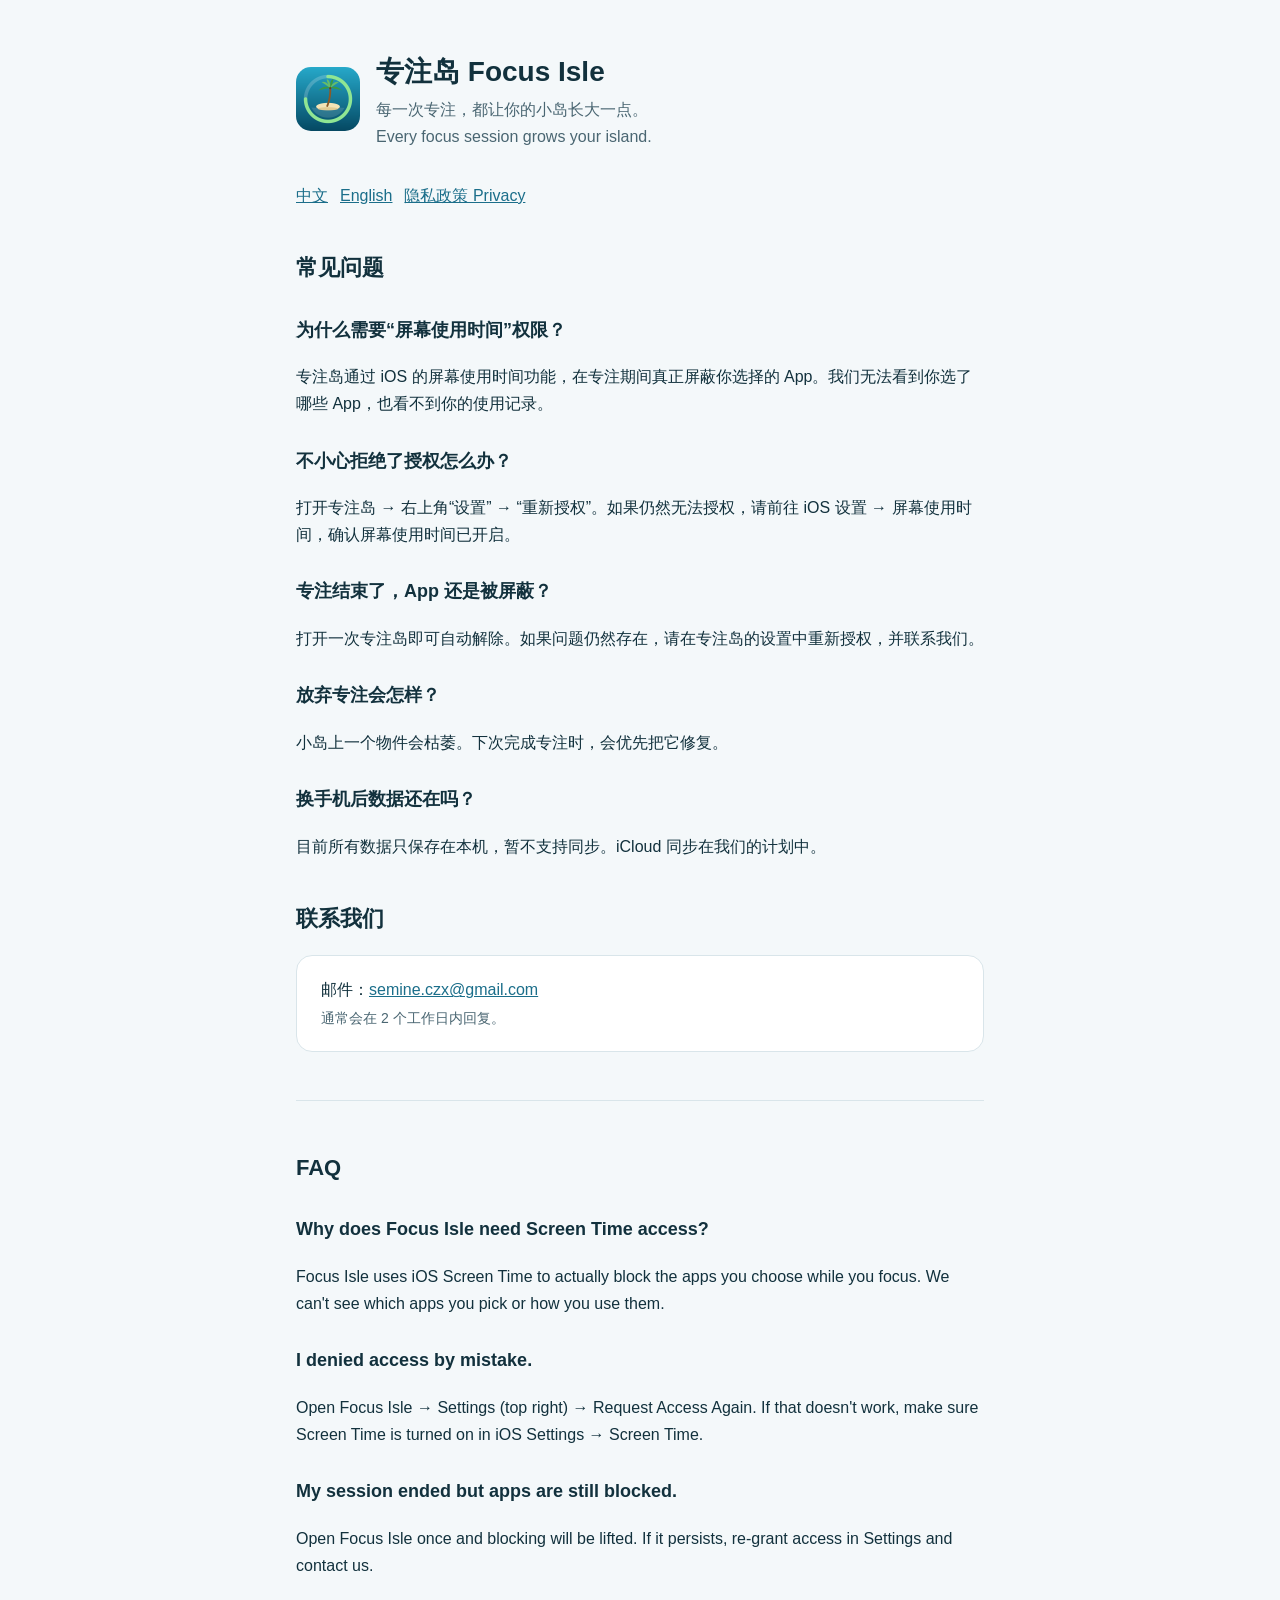
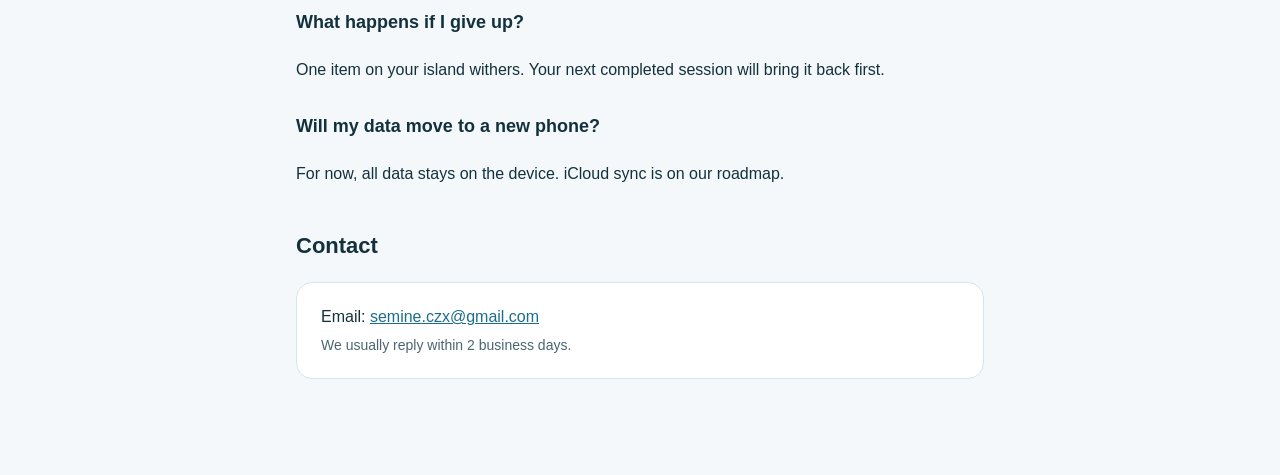
<file: index.html>
<!doctype html>
<html lang="zh-Hans">
<head>
  <meta charset="utf-8">
  <meta name="viewport" content="width=device-width, initial-scale=1">
  <title>专注岛 Focus Isle — 技术支持 Support</title>
  <link rel="stylesheet" href="style.css">
</head>
<body>
<main>
  <header>
    <img src="icon.png" alt="">
    <div>
      <h1>专注岛 Focus Isle</h1>
      <p>每一次专注，都让你的小岛长大一点。<br><span lang="en">Every focus session grows your island.</span></p>
    </div>
  </header>
  <nav class="lang"><a href="#zh">中文</a><a href="#en">English</a><a href="privacy.html">隐私政策 Privacy</a></nav>

  <section id="zh">
    <h2>常见问题</h2>

    <h3>为什么需要“屏幕使用时间”权限？</h3>
    <p>专注岛通过 iOS 的屏幕使用时间功能，在专注期间真正屏蔽你选择的 App。我们无法看到你选了哪些 App，也看不到你的使用记录。</p>

    <h3>不小心拒绝了授权怎么办？</h3>
    <p>打开专注岛 → 右上角“设置” → “重新授权”。如果仍然无法授权，请前往 iOS 设置 → 屏幕使用时间，确认屏幕使用时间已开启。</p>

    <h3>专注结束了，App 还是被屏蔽？</h3>
    <p>打开一次专注岛即可自动解除。如果问题仍然存在，请在专注岛的设置中重新授权，并联系我们。</p>

    <h3>放弃专注会怎样？</h3>
    <p>小岛上一个物件会枯萎。下次完成专注时，会优先把它修复。</p>

    <h3>换手机后数据还在吗？</h3>
    <p>目前所有数据只保存在本机，暂不支持同步。iCloud 同步在我们的计划中。</p>

    <h2>联系我们</h2>
    <div class="card">邮件：<a href="mailto:semine.czx@gmail.com">semine.czx@gmail.com</a><br><span class="muted">通常会在 2 个工作日内回复。</span></div>
  </section>

  <hr>

  <section id="en" lang="en">
    <h2>FAQ</h2>

    <h3>Why does Focus Isle need Screen Time access?</h3>
    <p>Focus Isle uses iOS Screen Time to actually block the apps you choose while you focus. We can't see which apps you pick or how you use them.</p>

    <h3>I denied access by mistake.</h3>
    <p>Open Focus Isle → Settings (top right) → Request Access Again. If that doesn't work, make sure Screen Time is turned on in iOS Settings → Screen Time.</p>

    <h3>My session ended but apps are still blocked.</h3>
    <p>Open Focus Isle once and blocking will be lifted. If it persists, re-grant access in Settings and contact us.</p>

    <h3>What happens if I give up?</h3>
    <p>One item on your island withers. Your next completed session will bring it back first.</p>

    <h3>Will my data move to a new phone?</h3>
    <p>For now, all data stays on the device. iCloud sync is on our roadmap.</p>

    <h2>Contact</h2>
    <div class="card">Email: <a href="mailto:semine.czx@gmail.com">semine.czx@gmail.com</a><br><span class="muted">We usually reply within 2 business days.</span></div>
  </section>
</main>
</body>
</html>
</file>
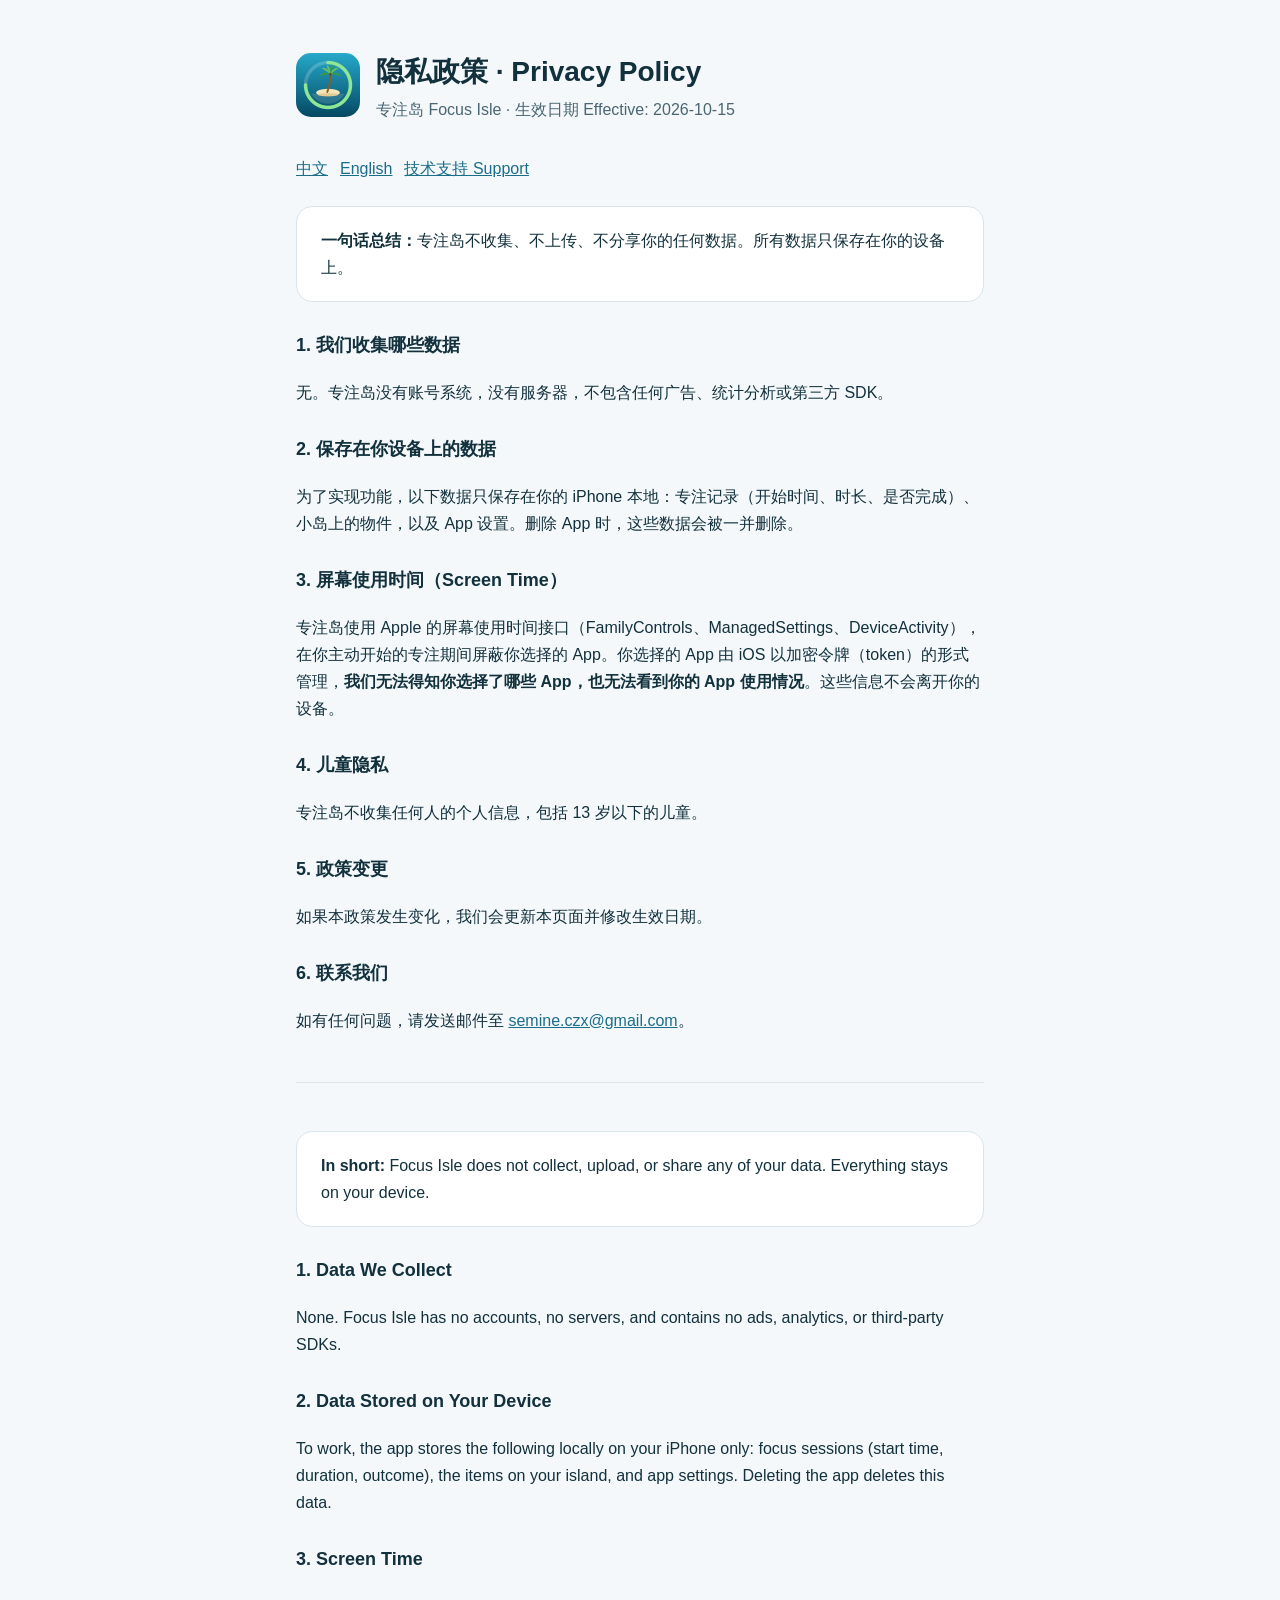
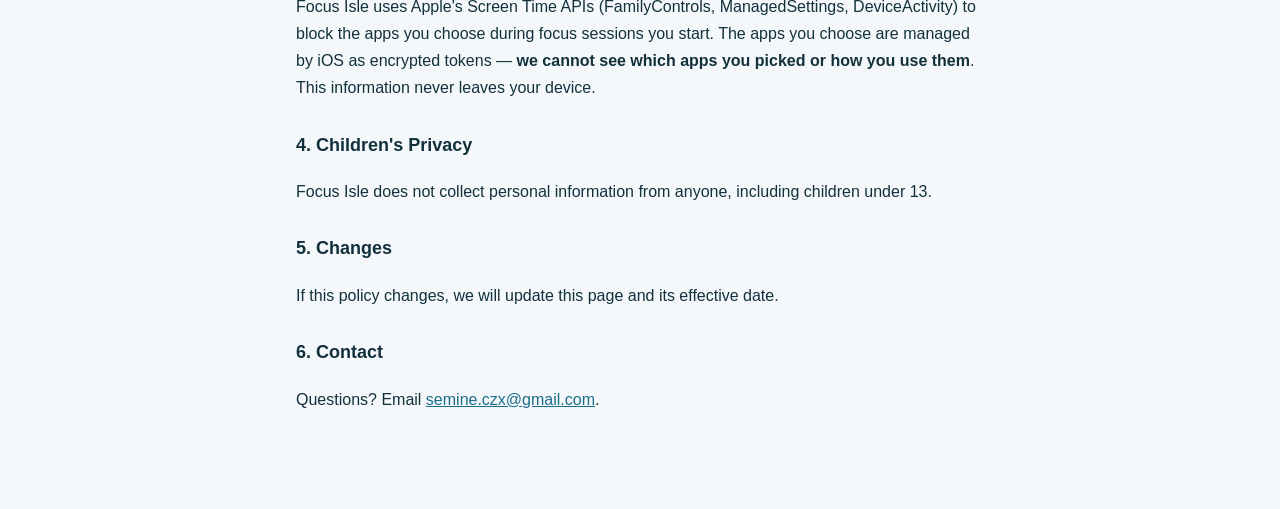
<file: privacy.html>
<!doctype html>
<html lang="zh-Hans">
<head>
  <meta charset="utf-8">
  <meta name="viewport" content="width=device-width, initial-scale=1">
  <title>隐私政策 · Privacy Policy — 专注岛 Focus Isle</title>
  <link rel="stylesheet" href="style.css">
</head>
<body>
<main>
  <header>
    <img src="icon.png" alt="">
    <div>
      <h1>隐私政策 · Privacy Policy</h1>
      <p>专注岛 Focus Isle · 生效日期 Effective: 2026-10-15</p>
    </div>
  </header>
  <nav class="lang"><a href="#zh">中文</a><a href="#en">English</a><a href="index.html">技术支持 Support</a></nav>

  <section id="zh">
    <div class="card"><strong>一句话总结：</strong>专注岛不收集、不上传、不分享你的任何数据。所有数据只保存在你的设备上。</div>

    <h3>1. 我们收集哪些数据</h3>
    <p>无。专注岛没有账号系统，没有服务器，不包含任何广告、统计分析或第三方 SDK。</p>

    <h3>2. 保存在你设备上的数据</h3>
    <p>为了实现功能，以下数据只保存在你的 iPhone 本地：专注记录（开始时间、时长、是否完成）、小岛上的物件，以及 App 设置。删除 App 时，这些数据会被一并删除。</p>

    <h3>3. 屏幕使用时间（Screen Time）</h3>
    <p>专注岛使用 Apple 的屏幕使用时间接口（FamilyControls、ManagedSettings、DeviceActivity），在你主动开始的专注期间屏蔽你选择的 App。你选择的 App 由 iOS 以加密令牌（token）的形式管理，<strong>我们无法得知你选择了哪些 App，也无法看到你的 App 使用情况</strong>。这些信息不会离开你的设备。</p>

    <h3>4. 儿童隐私</h3>
    <p>专注岛不收集任何人的个人信息，包括 13 岁以下的儿童。</p>

    <h3>5. 政策变更</h3>
    <p>如果本政策发生变化，我们会更新本页面并修改生效日期。</p>

    <h3>6. 联系我们</h3>
    <p>如有任何问题，请发送邮件至 <a href="mailto:semine.czx@gmail.com">semine.czx@gmail.com</a>。</p>
  </section>

  <hr>

  <section id="en" lang="en">
    <div class="card"><strong>In short:</strong> Focus Isle does not collect, upload, or share any of your data. Everything stays on your device.</div>

    <h3>1. Data We Collect</h3>
    <p>None. Focus Isle has no accounts, no servers, and contains no ads, analytics, or third-party SDKs.</p>

    <h3>2. Data Stored on Your Device</h3>
    <p>To work, the app stores the following locally on your iPhone only: focus sessions (start time, duration, outcome), the items on your island, and app settings. Deleting the app deletes this data.</p>

    <h3>3. Screen Time</h3>
    <p>Focus Isle uses Apple's Screen Time APIs (FamilyControls, ManagedSettings, DeviceActivity) to block the apps you choose during focus sessions you start. The apps you choose are managed by iOS as encrypted tokens — <strong>we cannot see which apps you picked or how you use them</strong>. This information never leaves your device.</p>

    <h3>4. Children's Privacy</h3>
    <p>Focus Isle does not collect personal information from anyone, including children under 13.</p>

    <h3>5. Changes</h3>
    <p>If this policy changes, we will update this page and its effective date.</p>

    <h3>6. Contact</h3>
    <p>Questions? Email <a href="mailto:semine.czx@gmail.com">semine.czx@gmail.com</a>.</p>
  </section>
</main>
</body>
</html>
</file>
<file: style.css>
:root {
  --bg: #f4f8fa;
  --fg: #12313d;
  --muted: #4a6672;
  --card: #ffffff;
  --accent: #1b6e8a;
  --line: #d9e5ea;
}
@media (prefers-color-scheme: dark) {
  :root {
    --bg: #06212e;
    --fg: #e8f3f7;
    --muted: #a8c2cc;
    --card: #0e3a4d;
    --accent: #5bd0ec;
    --line: #1b4b5e;
  }
}
* { box-sizing: border-box; }
body {
  margin: 0;
  background: var(--bg);
  color: var(--fg);
  font: 16px/1.7 -apple-system, BlinkMacSystemFont, "SF Pro Rounded", "PingFang SC", sans-serif;
}
main { max-width: 720px; margin: 0 auto; padding: 48px 16px 80px; }
header { display: flex; align-items: center; gap: 16px; margin-bottom: 32px; }
header img { width: 64px; height: 64px; border-radius: 15px; }
header h1 { margin: 0; font-size: 28px; }
header p { margin: 0; color: var(--muted); }
h2 { margin-top: 40px; font-size: 22px; }
h3 { margin-top: 28px; font-size: 18px; }
a { color: var(--accent); }
.card { background: var(--card); border: 1px solid var(--line); border-radius: 16px; padding: 20px 24px; margin: 16px 0; }
.lang { display: flex; gap: 12px; margin-bottom: 24px; }
.muted { color: var(--muted); font-size: 14px; }
hr { border: none; border-top: 1px solid var(--line); margin: 48px 0; }
</file>
